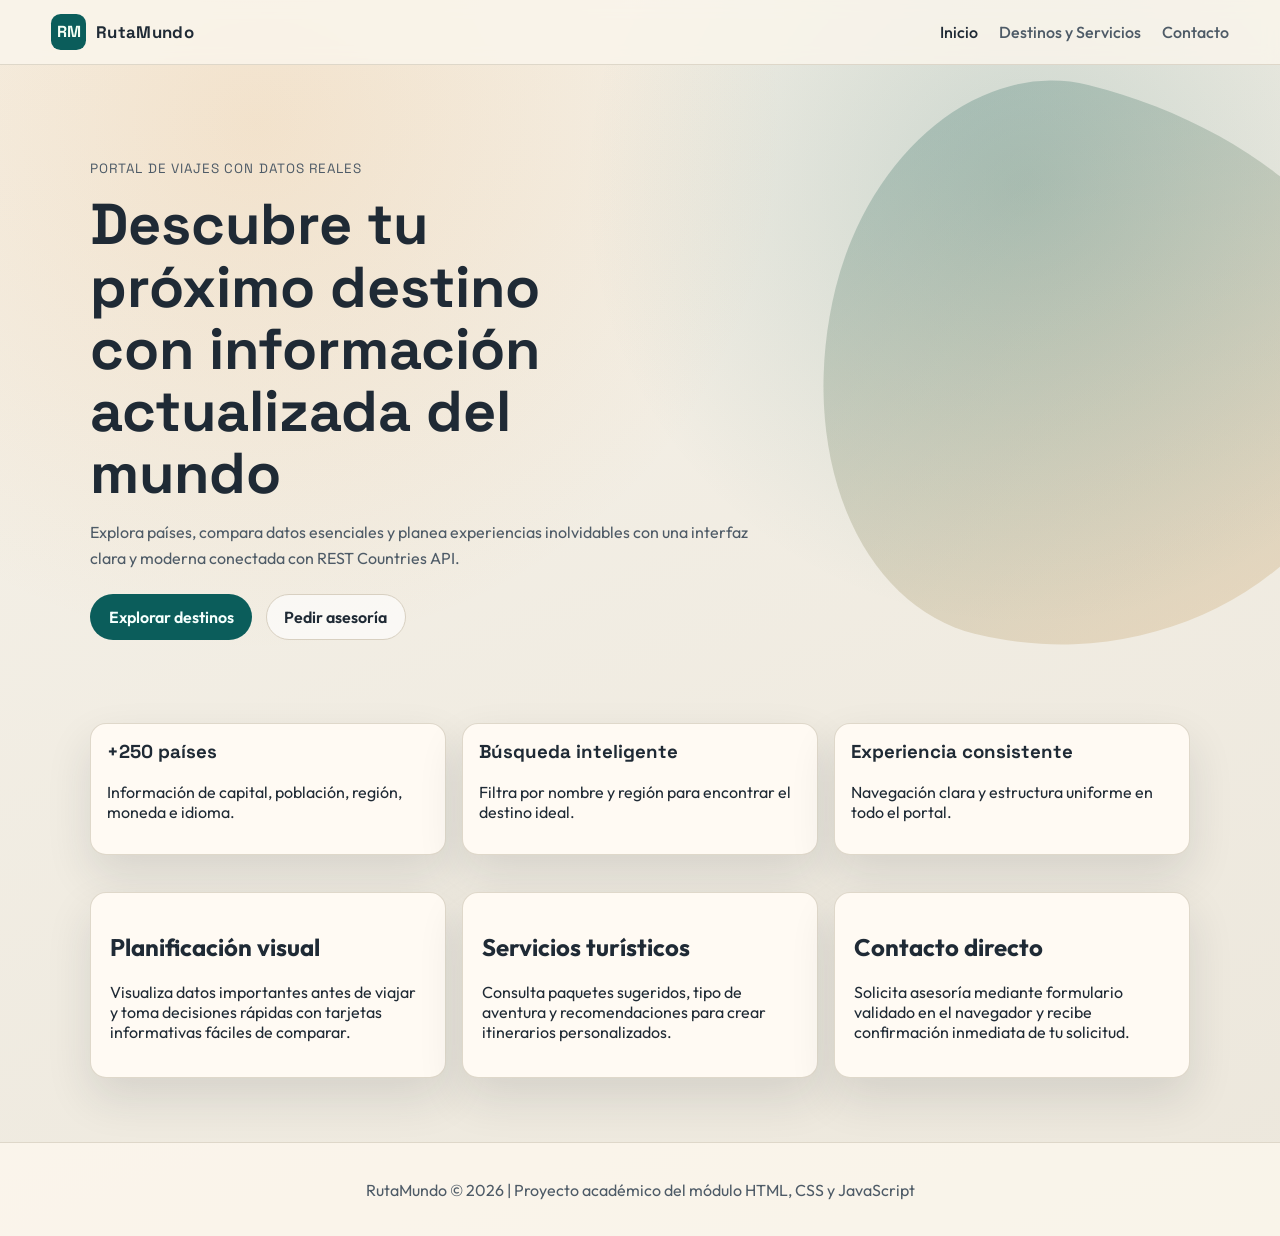
<file: index.html>
<!DOCTYPE html>
<html lang="es">
<head>
  <meta charset="UTF-8" />
  <meta name="viewport" content="width=device-width, initial-scale=1.0" />
  <title>RutaMundo | Inicio</title>
  <meta name="description" content="Portal de viajes para descubrir destinos del mundo con datos reales de países." />
  <link rel="preconnect" href="https://fonts.googleapis.com" />
  <link rel="preconnect" href="https://fonts.gstatic.com" crossorigin />
  <link href="https://fonts.googleapis.com/css2?family=Outfit:wght@300;400;600;700&family=Space+Grotesk:wght@500;700&display=swap" rel="stylesheet" />
  <link rel="stylesheet" href="assets/css/styles.css" />
</head>
<body>
  <header class="site-header">
    <a class="brand" href="index.html">
      <span class="brand-mark">RM</span>
      <span class="brand-text">RutaMundo</span>
    </a>
    <nav class="site-nav" id="siteNav">
      <a class="active" href="index.html">Inicio</a>
      <a href="servicios.html">Destinos y Servicios</a>
      <a href="contacto.html">Contacto</a>
    </nav>
  </header>

  <main>
    <section class="hero">
      <div class="hero-content container">
        <p class="eyebrow">Portal de viajes con datos reales</p>
        <h1>Descubre tu próximo destino con información actualizada del mundo</h1>
        <p>
          Explora países, compara datos esenciales y planea experiencias inolvidables
          con una interfaz clara y moderna conectada con REST Countries API.
        </p>
        <div class="hero-actions">
          <a class="btn btn-primary" href="servicios.html">Explorar destinos</a>
          <a class="btn btn-ghost" href="contacto.html">Pedir asesoría</a>
        </div>
      </div>
      <div class="hero-decoration" aria-hidden="true"></div>
    </section>

    <section class="quick-highlights container reveal">
      <article>
        <h3>+250 países</h3>
        <p>Información de capital, población, región, moneda e idioma.</p>
      </article>
      <article>
        <h3>Búsqueda inteligente</h3>
        <p>Filtra por nombre y región para encontrar el destino ideal.</p>
      </article>
      <article>
        <h3>Experiencia consistente</h3>
        <p>Navegación clara y estructura uniforme en todo el portal.</p>
      </article>
    </section>

    <section class="feature-grid container reveal">
      <article class="feature-card">
        <h2>Planificación visual</h2>
        <p>
          Visualiza datos importantes antes de viajar y toma decisiones rápidas
          con tarjetas informativas fáciles de comparar.
        </p>
      </article>
      <article class="feature-card">
        <h2>Servicios turísticos</h2>
        <p>
          Consulta paquetes sugeridos, tipo de aventura y recomendaciones para
          crear itinerarios personalizados.
        </p>
      </article>
      <article class="feature-card">
        <h2>Contacto directo</h2>
        <p>
          Solicita asesoría mediante formulario validado en el navegador y recibe
          confirmación inmediata de tu solicitud.
        </p>
      </article>
    </section>
  </main>

  <footer class="site-footer">
    <p>RutaMundo © 2026 | Proyecto académico del módulo HTML, CSS y JavaScript</p>
  </footer>

  <script src="assets/js/main.js"></script>
</body>
</html>
</file>
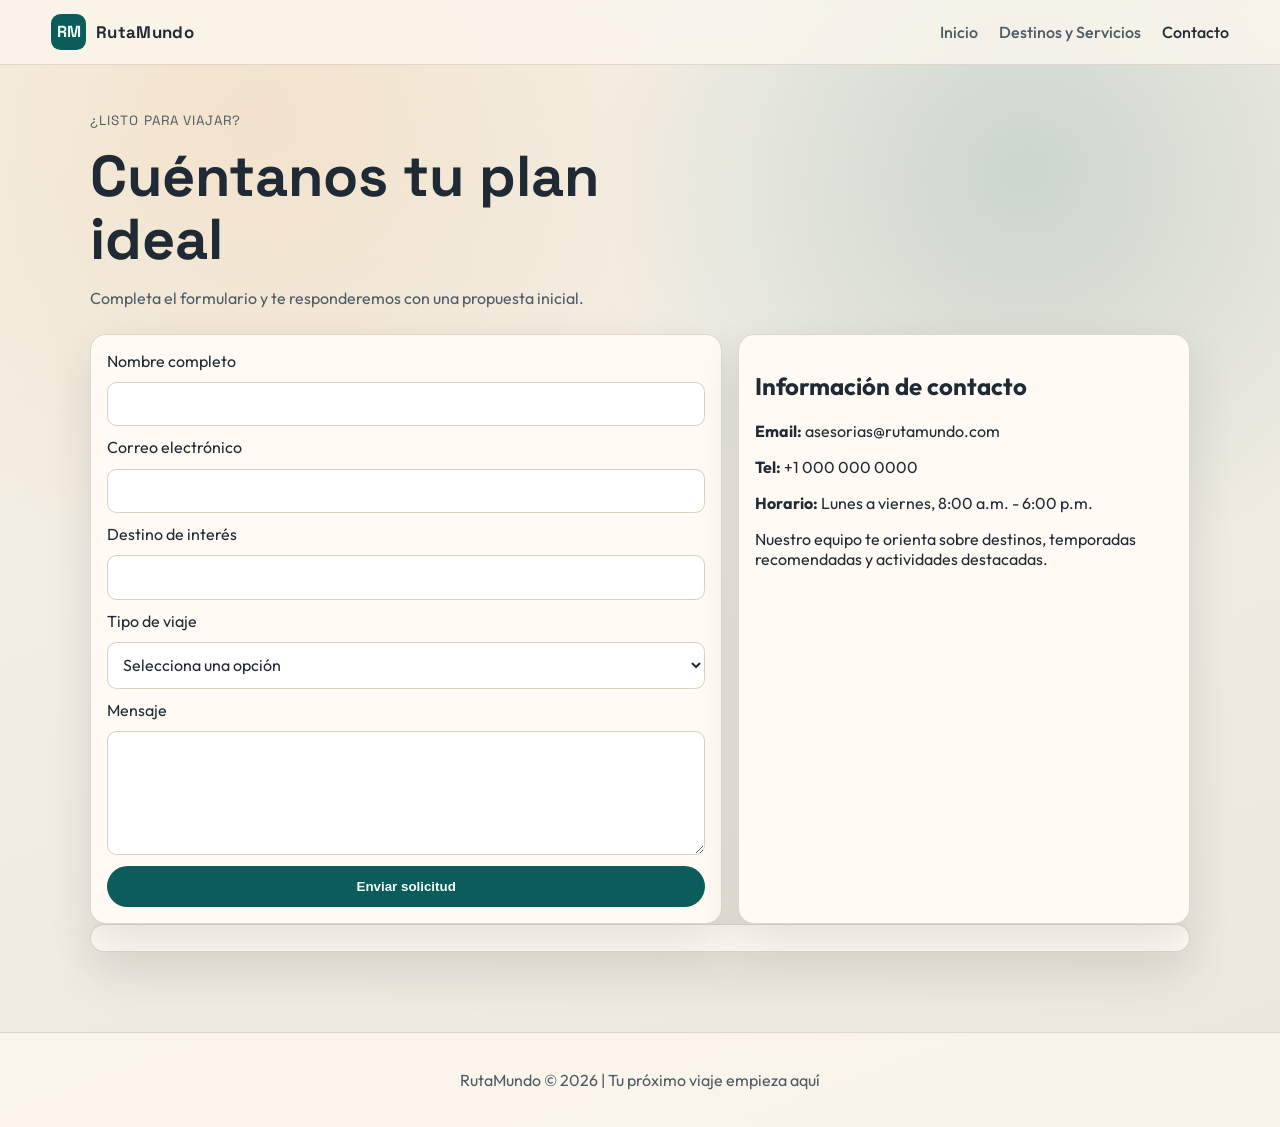
<file: contacto.html>
<!DOCTYPE html>
<html lang="es">
<head>
  <meta charset="UTF-8" />
  <meta name="viewport" content="width=device-width, initial-scale=1.0" />
  <title>RutaMundo | Contacto</title>
  <meta name="description" content="Formulario de contacto para asesoría de viajes." />
  <link rel="preconnect" href="https://fonts.googleapis.com" />
  <link rel="preconnect" href="https://fonts.gstatic.com" crossorigin />
  <link href="https://fonts.googleapis.com/css2?family=Outfit:wght@300;400;600;700&family=Space+Grotesk:wght@500;700&display=swap" rel="stylesheet" />
  <link rel="stylesheet" href="assets/css/styles.css" />
</head>
<body>
  <header class="site-header">
    <a class="brand" href="index.html">
      <span class="brand-mark">RM</span>
      <span class="brand-text">RutaMundo</span>
    </a>
    <nav class="site-nav" id="siteNav">
      <a href="index.html">Inicio</a>
      <a href="servicios.html">Destinos y Servicios</a>
      <a class="active" href="contacto.html">Contacto</a>
    </nav>
  </header>

  <main class="container page-main">
    <section class="page-intro reveal">
      <p class="eyebrow">¿Listo para viajar?</p>
      <h1>Cuéntanos tu plan ideal</h1>
      <p>
        Completa el formulario y te responderemos con una propuesta inicial.
      </p>
    </section>

    <section class="contact-layout reveal">
      <form id="contactForm" class="contact-form" novalidate>
        <label for="name">Nombre completo</label>
        <input id="name" name="name" type="text" required minlength="3" />

        <label for="email">Correo electrónico</label>
        <input id="email" name="email" type="email" required />

        <label for="destination">Destino de interés</label>
        <input id="destination" name="destination" type="text" required minlength="2" />

        <label for="travelType">Tipo de viaje</label>
        <select id="travelType" name="travelType" required>
          <option value="">Selecciona una opción</option>
          <option value="aventura">Aventura</option>
          <option value="cultural">Cultural</option>
          <option value="familiar">Familiar</option>
          <option value="negocios">Negocios</option>
        </select>

        <label for="message">Mensaje</label>
        <textarea id="message" name="message" rows="5" required minlength="15"></textarea>

        <button type="submit" class="btn btn-primary">Enviar solicitud</button>
      </form>

      <aside class="contact-info">
        <h2>Información de contacto</h2>
        <p><strong>Email:</strong> asesorias@rutamundo.com</p>
        <p><strong>Tel:</strong> +1 000 000 0000</p>
        <p><strong>Horario:</strong> Lunes a viernes, 8:00 a.m. - 6:00 p.m.</p>
        <p>
          Nuestro equipo te orienta sobre destinos, temporadas recomendadas
          y actividades destacadas.
        </p>
      </aside>
    </section>

    <section id="formFeedback" class="status-panel" aria-live="polite"></section>
  </main>

  <footer class="site-footer">
    <p>RutaMundo © 2026 | Tu próximo viaje empieza aquí</p>
  </footer>

  <script src="assets/js/main.js"></script>
  <script src="assets/js/contacto.js"></script>
</body>
</html>
</file>
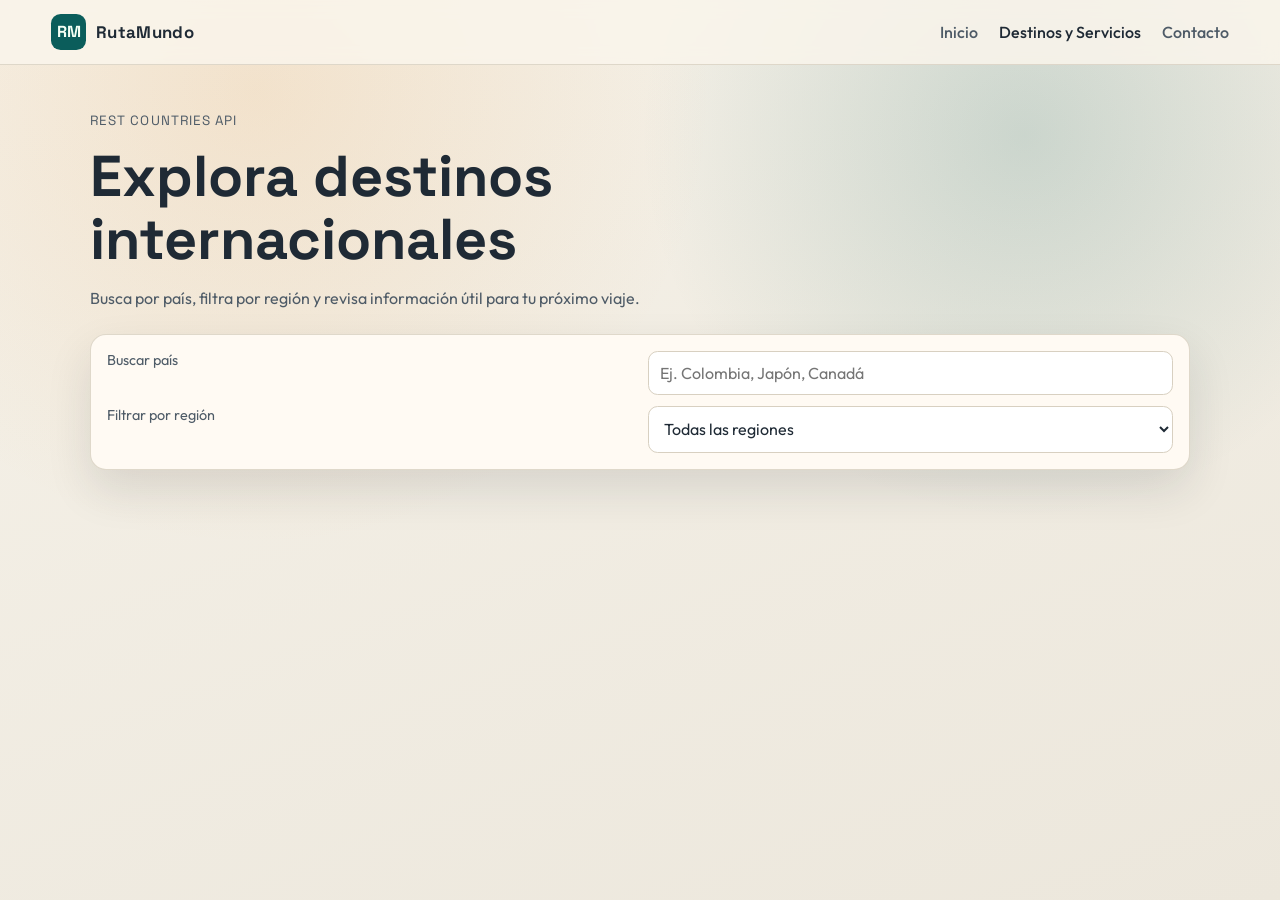
<file: servicios.html>
<!DOCTYPE html>
<html lang="es">
<head>
  <meta charset="UTF-8" />
  <meta name="viewport" content="width=device-width, initial-scale=1.0" />
  <title>RutaMundo | Destinos y Servicios</title>
  <meta name="description" content="Busca países y consulta datos para organizar tu viaje." />
  <link rel="preconnect" href="https://fonts.googleapis.com" />
  <link rel="preconnect" href="https://fonts.gstatic.com" crossorigin />
  <link href="https://fonts.googleapis.com/css2?family=Outfit:wght@300;400;600;700&family=Space+Grotesk:wght@500;700&display=swap" rel="stylesheet" />
  <link rel="stylesheet" href="assets/css/styles.css" />
</head>
<body>
  <header class="site-header">
    <a class="brand" href="index.html">
      <span class="brand-mark">RM</span>
      <span class="brand-text">RutaMundo</span>
    </a>
    <nav class="site-nav" id="siteNav">
      <a href="index.html">Inicio</a>
      <a class="active" href="servicios.html">Destinos y Servicios</a>
      <a href="contacto.html">Contacto</a>
    </nav>
  </header>

  <main class="container page-main">
    <section class="page-intro reveal">
      <p class="eyebrow">REST Countries API</p>
      <h1>Explora destinos internacionales</h1>
      <p>
        Busca por país, filtra por región y revisa información útil para tu próximo viaje.
      </p>
    </section>

    <section class="filters reveal">
      <label for="searchCountry">Buscar país</label>
      <input id="searchCountry" type="text" placeholder="Ej. Colombia, Japón, Canadá" />

      <label for="regionFilter">Filtrar por región</label>
      <select id="regionFilter">
        <option value="all">Todas las regiones</option>
        <option value="Africa">África</option>
        <option value="Americas">Américas</option>
        <option value="Asia">Asia</option>
        <option value="Europe">Europa</option>
        <option value="Oceania">Oceanía</option>
      </select>
    </section>

    <section class="countries-grid" id="countriesGrid"></section>

    <div class="load-more-wrap">
      <button id="loadMoreBtn" class="btn btn-primary" type="button">Cargar más países</button>
    </div>

  <script src="assets/js/main.js"></script>
  <script src="assets/js/servicios.js"></script>
</body>
</html>
</file>
<file: assets/css/styles.css>
:root {
  --bg: #f2efe8;
  --surface: #fffaf3;
  --ink: #1f2a35;
  --ink-soft: #4e5b67;
  --brand: #0b5d5b;
  --brand-2: #e48f2f;
  --line: #d8d0c1;
  --ok: #136f3a;
  --error: #a6202f;
  --shadow: 0 20px 45px rgba(31, 42, 53, 0.12);
}

* {
  box-sizing: border-box;
}

html,
body {
  margin: 0;
  padding: 0;
}

body {
  font-family: "Outfit", sans-serif;
  color: var(--ink);
  background:
    radial-gradient(circle at 20% 10%, rgba(228, 143, 47, 0.15), transparent 35%),
    radial-gradient(circle at 80% 15%, rgba(11, 93, 91, 0.17), transparent 30%),
    linear-gradient(160deg, #f6f2e9, #ece7dc);
  min-height: 100vh;
}

img {
  max-width: 100%;
}

.container {
  width: min(1100px, 92vw);
  margin: 0 auto;
}

.site-header {
  position: sticky;
  top: 0;
  z-index: 50;
  display: flex;
  align-items: center;
  justify-content: space-between;
  padding: 0.9rem 4vw;
  border-bottom: 1px solid rgba(216, 208, 193, 0.8);
  backdrop-filter: blur(8px);
  background: rgba(250, 245, 236, 0.85);
}

.brand {
  display: flex;
  align-items: center;
  gap: 0.6rem;
  text-decoration: none;
  color: var(--ink);
}

.brand-mark {
  width: 2.2rem;
  height: 2.2rem;
  display: grid;
  place-items: center;
  border-radius: 0.6rem;
  background: var(--brand);
  color: #f4fff5;
  font-family: "Space Grotesk", sans-serif;
  font-weight: 700;
}

.brand-text {
  font-family: "Space Grotesk", sans-serif;
  font-size: 1.05rem;
  font-weight: 700;
  letter-spacing: 0.02em;
}

.site-nav {
  display: flex;
  gap: 1.3rem;
}

.site-nav a {
  text-decoration: none;
  color: var(--ink-soft);
  font-weight: 500;
}

.site-nav a.active,
.site-nav a:hover {
  color: var(--ink);
}

.nav-toggle {
  display: none;
  border: 1px solid var(--line);
  background: #fff;
  padding: 0.3rem 0.6rem;
  border-radius: 0.5rem;
}

.hero {
  position: relative;
  overflow: clip;
}

.hero-content {
  padding: 5rem 0 4rem;
  position: relative;
  z-index: 2;
}

.eyebrow {
  color: var(--brand);
  font-family: "Space Grotesk", sans-serif;
  letter-spacing: 0.08em;
  text-transform: uppercase;
  font-size: 0.84rem;
}

.hero h1,
.page-intro h1 {
  font-family: "Space Grotesk", sans-serif;
  font-size: clamp(2rem, 6vw, 3.6rem);
  line-height: 1.08;
  margin: 0.3rem 0 1rem;
  max-width: 14ch;
}

.hero p,
.page-intro p {
  max-width: 62ch;
  color: var(--ink-soft);
  line-height: 1.6;
}

.hero-actions {
  display: flex;
  gap: 0.85rem;
  flex-wrap: wrap;
  margin-top: 1.4rem;
}

.btn {
  padding: 0.75rem 1.1rem;
  border-radius: 999px;
  text-decoration: none;
  border: 1px solid transparent;
  font-weight: 600;
  cursor: pointer;
}

.btn-primary {
  background: var(--brand);
  color: #f5fffd;
}

.btn-primary:hover {
  background: #084f4e;
}

.btn-ghost {
  border-color: var(--line);
  color: var(--ink);
  background: rgba(255, 255, 255, 0.65);
}

.hero-decoration {
  position: absolute;
  right: -8vw;
  top: 2rem;
  width: min(560px, 60vw);
  aspect-ratio: 1;
  border-radius: 35% 65% 61% 39% / 46% 42% 58% 54%;
  background: linear-gradient(140deg, rgba(11, 93, 91, 0.25), rgba(228, 143, 47, 0.2));
  transform: rotate(14deg);
}

.quick-highlights {
  display: grid;
  grid-template-columns: repeat(3, minmax(0, 1fr));
  gap: 1rem;
  margin: 1.2rem auto 2.3rem;
}

.quick-highlights article,
.feature-card,
.filters,
.contact-form,
.contact-info,
.service-grid article,
.country-card {
  background: var(--surface);
  border: 1px solid rgba(216, 208, 193, 0.8);
  border-radius: 1rem;
  box-shadow: var(--shadow);
}

.quick-highlights article {
  padding: 1rem;
}

.quick-highlights h3 {
  margin-top: 0;
  font-family: "Space Grotesk", sans-serif;
}

.feature-grid {
  display: grid;
  gap: 1rem;
  grid-template-columns: repeat(3, minmax(0, 1fr));
  margin-bottom: 4rem;
}

.feature-card {
  padding: 1.2rem;
}

.page-main {
  padding: 2rem 0 4rem;
}

.page-intro {
  margin-bottom: 1.4rem;
}

.filters {
  display: grid;
  grid-template-columns: 1fr 1fr;
  gap: 0.7rem 1rem;
  padding: 1rem;
  margin-bottom: 1rem;
}

.filters label {
  font-size: 0.9rem;
  color: var(--ink-soft);
}

.filters input,
.filters select,
.contact-form input,
.contact-form select,
.contact-form textarea {
  width: 100%;
  padding: 0.7rem;
  border-radius: 0.6rem;
  border: 1px solid var(--line);
  font: inherit;
  color: var(--ink);
  background: #fff;
}

.status-panel {
  padding: 0.8rem 1rem;
  margin-bottom: 1rem;
  color: var(--ink-soft);
}

#formFeedback {
  background: var(--surface);
  border: 1px solid rgba(216, 208, 193, 0.8);
  border-radius: 1rem;
  box-shadow: var(--shadow);
}

.status-panel.success {
  border-left: 5px solid var(--ok);
  color: var(--ok);
}

.status-panel.error {
  border-left: 5px solid var(--error);
  color: var(--error);
}

.countries-grid {
  display: grid;
  grid-template-columns: repeat(auto-fill, minmax(240px, 1fr));
  gap: 1rem;
}

.load-more-wrap {
  margin: 1.2rem 0 0;
  display: flex;
  justify-content: center;
}

#loadMoreBtn {
  min-width: 220px;
}

.hidden {
  display: none !important;
}

.country-card {
  overflow: hidden;
}

.country-card img {
  width: 100%;
  height: 145px;
  object-fit: cover;
  border-bottom: 1px solid var(--line);
}

.country-card .content {
  padding: 0.85rem 0.9rem 1rem;
}

.country-card h3 {
  margin: 0.1rem 0 0.6rem;
  font-family: "Space Grotesk", sans-serif;
}

.country-card p {
  margin: 0.2rem 0;
  color: var(--ink-soft);
  font-size: 0.95rem;
}

.service-cards {
  margin-top: 2rem;
}

.service-grid {
  display: grid;
  gap: 1rem;
  grid-template-columns: repeat(3, minmax(0, 1fr));
}

.service-grid article {
  padding: 1rem;
}

.contact-layout {
  display: grid;
  grid-template-columns: 1.4fr 1fr;
  gap: 1rem;
}

.contact-form,
.contact-info {
  padding: 1rem;
}

.contact-form {
  display: grid;
  gap: 0.7rem;
}

.site-footer {
  text-align: center;
  color: var(--ink-soft);
  border-top: 1px solid rgba(216, 208, 193, 0.8);
  padding: 1.3rem 1rem;
  background: rgba(255, 249, 240, 0.7);
}

.reveal {
  opacity: 0;
  transform: translateY(16px);
  transition: opacity 0.7s ease, transform 0.7s ease;
}

.reveal.visible {
  opacity: 1;
  transform: translateY(0);
}
</file>
